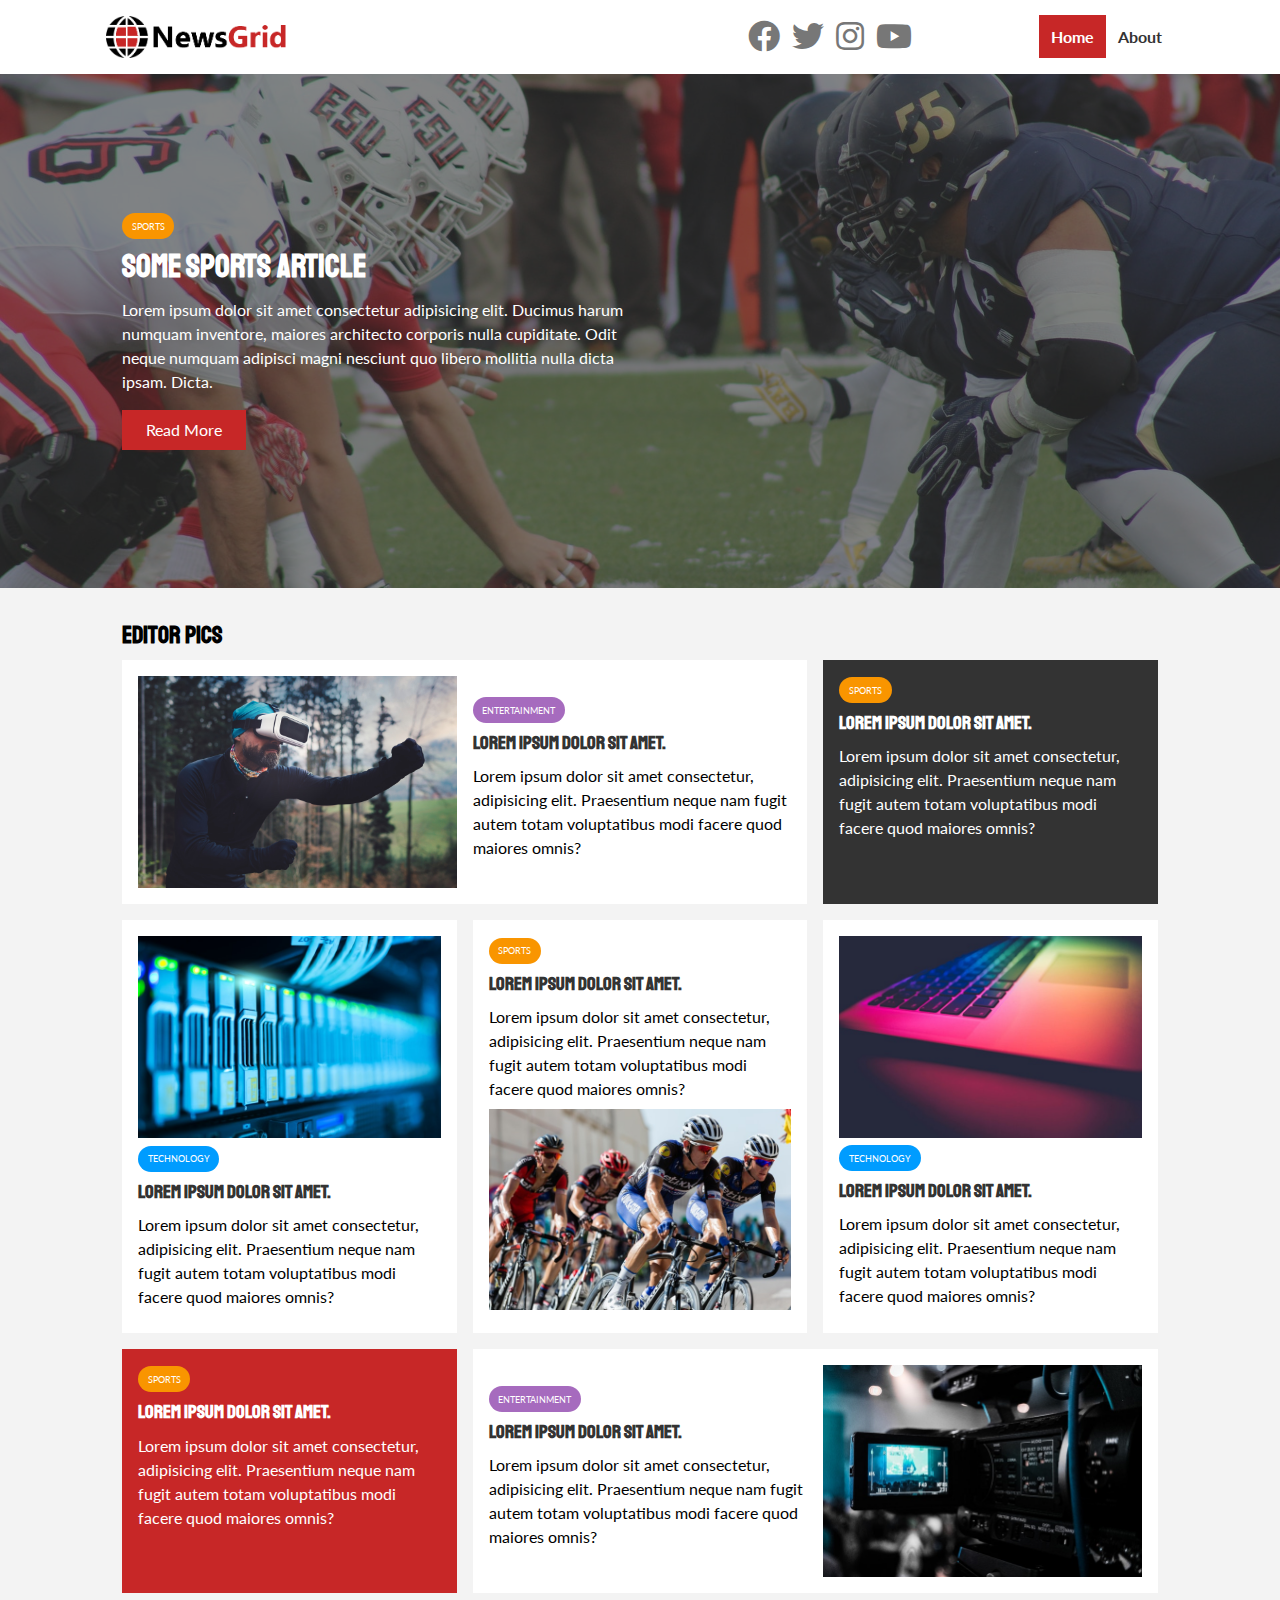
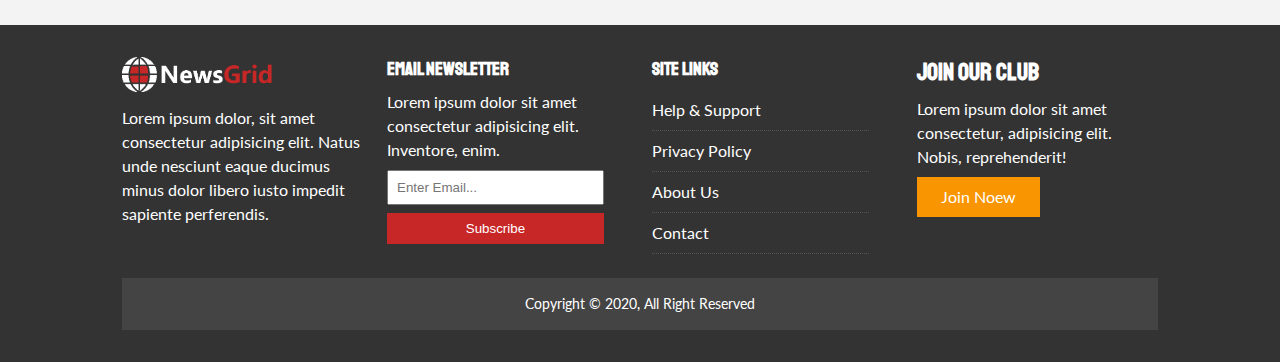
<file: index.html>
<!DOCTYPE html>
<html lang="en">
<head>
    <meta charset="UTF-8">
    <meta name="viewport" content="width=device-width, initial-scale=1.0">
    <link rel="shortcut icon" type="image/x-icon" href="favicon.ico">
    <link rel="stylesheet" href="https://cdnjs.cloudflare.com/ajax/libs/font-awesome/5.14.0/css/all.min.css">
    <link href="https://fonts.googleapis.com/css2?family=Lato&family=Staatliches&display=swap" rel="stylesheet">
    <link rel="stylesheet" href="./css/style.css">
    <link rel="stylesheet" media="screen and (max-width: 768px)" href="./css/mobile.css">
    <title>NewsGrid | Latest News</title>
</head>
<body>
    
    <nav id="main-nav">
        <div class="container">
            <img src="./image/logo.png" alt="News Grid" class="logo">
            <div class="social">
                <a href="http://facebook.com"><i class="fab fa-facebook fa-2x" target="_blank"></i></a>
                <a href="http://twitter.com"><i class="fab fa-twitter fa-2x" target="_blank"></i></a>
                <a href="http://instagram.com"><i class="fab fa-instagram fa-2x" target="_blank"></i></a>
                <a href="http://youtube.com"><i class="fab fa-youtube fa-2x" target="_blank"></i></a>
            </div>
            <ul>
                <li><a href="index.html" class="current">Home</a></li>
                <li><a href="about.html">About</a></li>
            </ul>
        </div>
    </nav>

    <!-- Showcase -->
    <header id="showcase">
        <div class="container">
            <div class="showcase-container">
                <div class="showcase-content">
                    <div class="category category-sports">Sports</div>
                    <h1>Some Sports Article</h1>
                    <p>Lorem ipsum dolor sit amet consectetur adipisicing elit. Ducimus harum numquam inventore, maiores architecto corporis nulla cupiditate. Odit neque numquam adipisci magni nesciunt quo libero mollitia nulla dicta ipsam. Dicta.</p>
                    <a href="article.html" class="btn btn-primary">Read More</a>
                </div>
            </div>
        </div>
    </header>

    <!-- Home Articles -->
    <section id="home-articles" class="py-2">
        <div class="container">
            <h2>Editor Pics</h2>
            <div class="articles-container">
                <article class="card">
                    <img src="./image/articles/ent1.jpg" alt="">
                    <div>
                        <div class="category category-ent">Entertainment</div>
                        <h3>
                            <a href="article.html">Lorem ipsum dolor sit amet.</a>
                        </h3>
                        <p>Lorem ipsum dolor sit amet consectetur, adipisicing elit. Praesentium neque nam fugit autem totam voluptatibus modi facere quod maiores omnis?</p>
                    </div>
                </article>
                <article class="card bg-dark">
                    <div class="category category-sports">Sports</div>
                    <h3>
                        <a href="article.html">Lorem ipsum dolor sit amet.</a>
                    </h3>
                    <p>Lorem ipsum dolor sit amet consectetur, adipisicing elit. Praesentium neque nam fugit autem totam voluptatibus modi facere quod maiores omnis?</p>
                </article>
                <article class="card">
                    <img src="./image/articles/tech1.jpg" alt="">
                    <div class="category category-tech">Technology</div>
                    <h3>
                        <a href="article.html">Lorem ipsum dolor sit amet.</a>
                    </h3>
                    <p>Lorem ipsum dolor sit amet consectetur, adipisicing elit. Praesentium neque nam fugit autem totam voluptatibus modi facere quod maiores omnis?</p>
                </article>
                <article class="card">
                    <div class="category category-sports">Sports</div>
                    <h3>
                        <a href="article.html">Lorem ipsum dolor sit amet.</a>
                    </h3>
                    <p>Lorem ipsum dolor sit amet consectetur, adipisicing elit. Praesentium neque nam fugit autem totam voluptatibus modi facere quod maiores omnis?</p>
                    <img src="./image/articles/sports1.jpg" alt="">
                </article>
                <article class="card">
                    <img src="./image/articles/tech2.jpg" alt="">
                    <div class="category category-tech">Technology</div>
                    <h3>
                        <a href="article.html">Lorem ipsum dolor sit amet.</a>
                    </h3>
                    <p>Lorem ipsum dolor sit amet consectetur, adipisicing elit. Praesentium neque nam fugit autem totam voluptatibus modi facere quod maiores omnis?</p>
                </article>
                <article class="card bg-primary">
                    <div class="category category-sports">Sports</div>
                    <h3>
                        <a href="article.html">Lorem ipsum dolor sit amet.</a>
                    </h3>
                    <p>Lorem ipsum dolor sit amet consectetur, adipisicing elit. Praesentium neque nam fugit autem totam voluptatibus modi facere quod maiores omnis?</p>
                </article>
                <article class="card ">
                    <div>
                        <div class="category category-ent">Entertainment</div>
                        <h3>
                            <a href="article.html">Lorem ipsum dolor sit amet.</a>
                        </h3>
                        <p>Lorem ipsum dolor sit amet consectetur, adipisicing elit. Praesentium neque nam fugit autem totam voluptatibus modi facere quod maiores omnis?</p>
                    </div>
                    <img src="./image/articles/ent2.jpg" alt="">
                </article>
            </div>
        </div>
        
    </section>

    <!-- Footer -->

    <footer id="main-footer" class="py-2">
        <div class="container footer-container">
            <div>
                <img src="./image/logo_light.png" alt="NewsGrid">
                <p>Lorem ipsum dolor, sit amet consectetur adipisicing elit. Natus unde nesciunt eaque ducimus minus dolor libero iusto impedit sapiente perferendis.</p>
            </div>
            <div>
                <h3>Email NewsLetter</h3>
                <p>Lorem ipsum dolor sit amet consectetur adipisicing elit. Inventore, enim.</p>
                <form name="contact" method="POST" data-netlify="true">
                    <input type="email" name="email" placeholder="Enter Email...">
                    <input type="submit" value="Subscribe" class="btn btn-primary">
                </form>
            </div>
            <div>
                <h3>Site Links</h3>
                <ul class="list">
                    <li><a href="#">Help & Support</a></li>
                    <li><a href="#">Privacy Policy</a></li>
                    <li><a href="#">About Us</a></li>
                    <li><a href="#">Contact</a></li>
                </ul>
            </div>
            <div>
                <h2>Join Our Club</h2>
                <p>Lorem ipsum dolor sit amet consectetur, adipisicing elit. Nobis, reprehenderit!</p>
                <a href="#" class="btn btn-secondary">Join Noew</a>
            </div>
            <div>
                <p>
                    Copyright &copy; 2020, All Right Reserved
                </p>
            </div>
        </div>
    </footer>

</body>
</html>
</file>
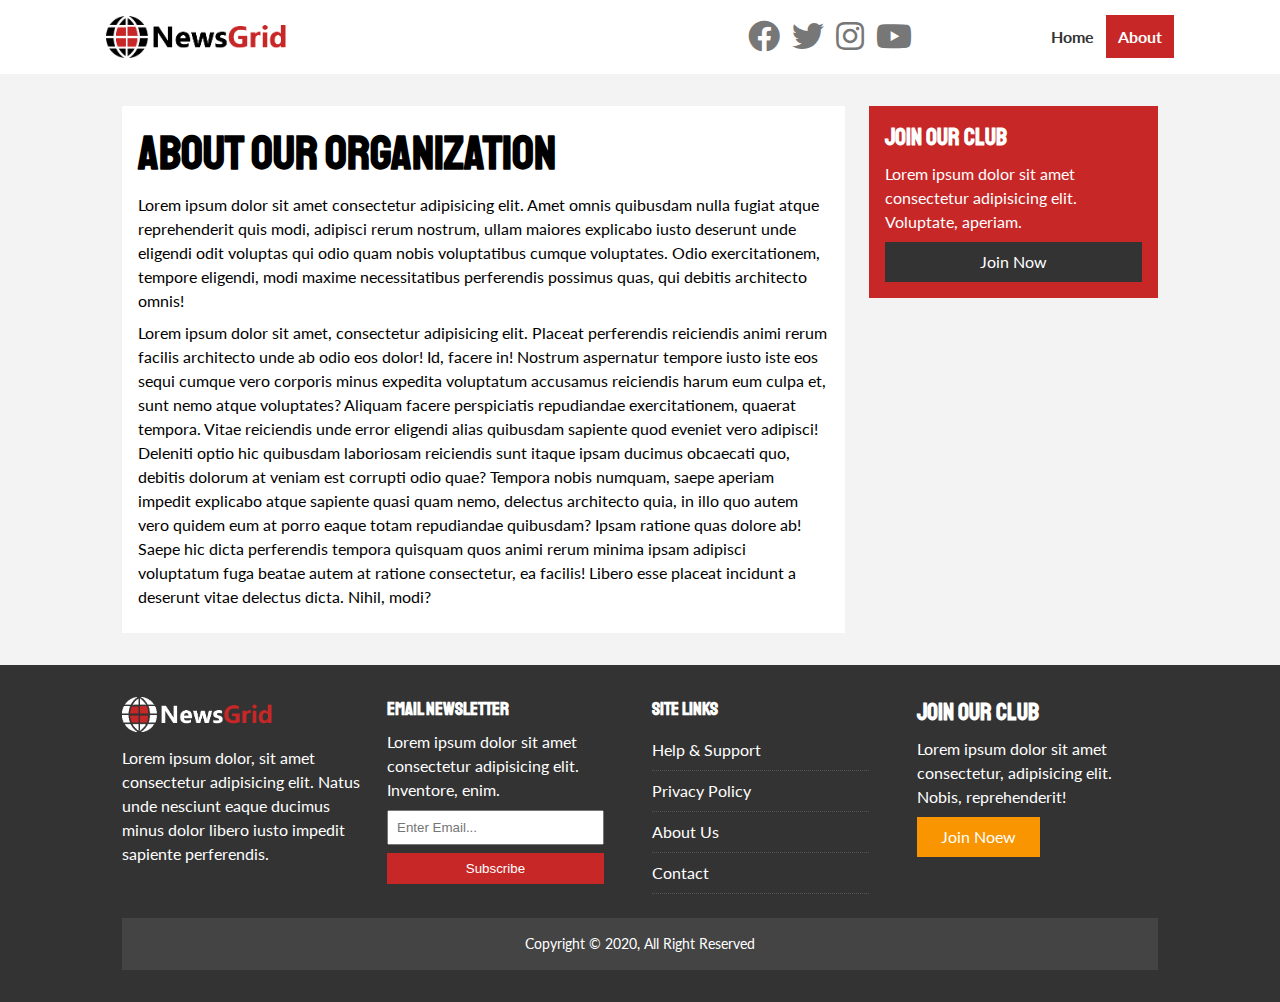
<file: about.html>
<!DOCTYPE html>
<html lang="en">
<head>
    <meta charset="UTF-8">
    <meta name="viewport" content="width=device-width, initial-scale=1.0">
    <link rel="shortcut icon" type="image/x-icon" href="favicon.ico">
    <link rel="stylesheet" href="https://cdnjs.cloudflare.com/ajax/libs/font-awesome/5.14.0/css/all.min.css">
    <link href="https://fonts.googleapis.com/css2?family=Lato&family=Staatliches&display=swap" rel="stylesheet">
    <link rel="stylesheet" href="./css/style.css">
    <link rel="stylesheet" media="screen and (max-width: 768px)" href="./css/mobile.css">
    <title>About</title>
</head>
<body>
    
    <nav id="main-nav">
        <div class="container">
            <img src="./image/logo.png" alt="News Grid" class="logo">
            <div class="social">
                <a href="http://facebook.com"><i class="fab fa-facebook fa-2x" target="_blank"></i></a>
                <a href="http://twitter.com"><i class="fab fa-twitter fa-2x" target="_blank"></i></a>
                <a href="http://instagram.com"><i class="fab fa-instagram fa-2x" target="_blank"></i></a>
                <a href="http://youtube.com"><i class="fab fa-youtube fa-2x" target="_blank"></i></a>
            </div>
            <ul>
                <li><a href="index.html">Home</a></li>
                <li><a href="about.html" class="current">About</a></li>
            </ul>
        </div>
    </nav>

    <!-- About Section -->

    <section id="about">
      <div class="container">
        <div class="page-container">
          <article class="card">
            <h1 class="l-heading">About Our Organization</h1>
            <p>Lorem ipsum dolor sit amet consectetur adipisicing elit. Amet omnis quibusdam nulla fugiat atque reprehenderit quis modi, adipisci rerum nostrum, ullam maiores explicabo iusto deserunt unde eligendi odit voluptas qui odio quam nobis voluptatibus cumque voluptates. Odio exercitationem, tempore eligendi, modi maxime necessitatibus perferendis possimus quas, qui debitis architecto omnis!</p>
            <p>Lorem ipsum dolor sit amet, consectetur adipisicing elit. Placeat perferendis reiciendis animi rerum facilis architecto unde ab odio eos dolor! Id, facere in! Nostrum aspernatur tempore iusto iste eos sequi cumque vero corporis minus expedita voluptatum accusamus reiciendis harum eum culpa et, sunt nemo atque voluptates? Aliquam facere perspiciatis repudiandae exercitationem, quaerat tempora. Vitae reiciendis unde error eligendi alias quibusdam sapiente quod eveniet vero adipisci! Deleniti optio hic quibusdam laboriosam reiciendis sunt itaque ipsam ducimus obcaecati quo, debitis dolorum at veniam est corrupti odio quae? Tempora nobis numquam, saepe aperiam impedit explicabo atque sapiente quasi quam nemo, delectus architecto quia, in illo quo autem vero quidem eum at porro eaque totam repudiandae quibusdam? Ipsam ratione quas dolore ab! Saepe hic dicta perferendis tempora quisquam quos animi rerum minima ipsam adipisci voluptatum fuga beatae autem at ratione consectetur, ea facilis! Libero esse placeat incidunt a deserunt vitae delectus dicta. Nihil, modi?</p>
          </article>
          <aside class="card bg-primary">
            <h2>Join Our Club</h2>
            <p>Lorem ipsum dolor sit amet consectetur adipisicing elit. Voluptate, aperiam.</p>
            <a href="#" class="btn btn-dark btn-block">Join Now</a>
          </aside>
        </div>
      </div>
    </section>

    

    <!-- Footer -->

    <footer id="main-footer" class="py-2">
        <div class="container footer-container">
            <div>
                <img src="./image/logo_light.png" alt="NewsGrid">
                <p>Lorem ipsum dolor, sit amet consectetur adipisicing elit. Natus unde nesciunt eaque ducimus minus dolor libero iusto impedit sapiente perferendis.</p>
            </div>
            <div>
                <h3>Email NewsLetter</h3>
                <p>Lorem ipsum dolor sit amet consectetur adipisicing elit. Inventore, enim.</p>
                <form name="contact" method="POST" data-netlify="true">
                    <input type="email" name="email" placeholder="Enter Email...">
                    <input type="submit" value="Subscribe" class="btn btn-primary">
                </form>
            </div>
            <div>
                <h3>Site Links</h3>
                <ul class="list">
                    <li><a href="#">Help & Support</a></li>
                    <li><a href="#">Privacy Policy</a></li>
                    <li><a href="#">About Us</a></li>
                    <li><a href="#">Contact</a></li>
                </ul>
            </div>
            <div>
                <h2>Join Our Club</h2>
                <p>Lorem ipsum dolor sit amet consectetur, adipisicing elit. Nobis, reprehenderit!</p>
                <a href="#" class="btn btn-secondary">Join Noew</a>
            </div>
            <div>
                <p>
                    Copyright &copy; 2020, All Right Reserved
                </p>
            </div>
        </div>
    </footer>

</body>
</html>
</file>
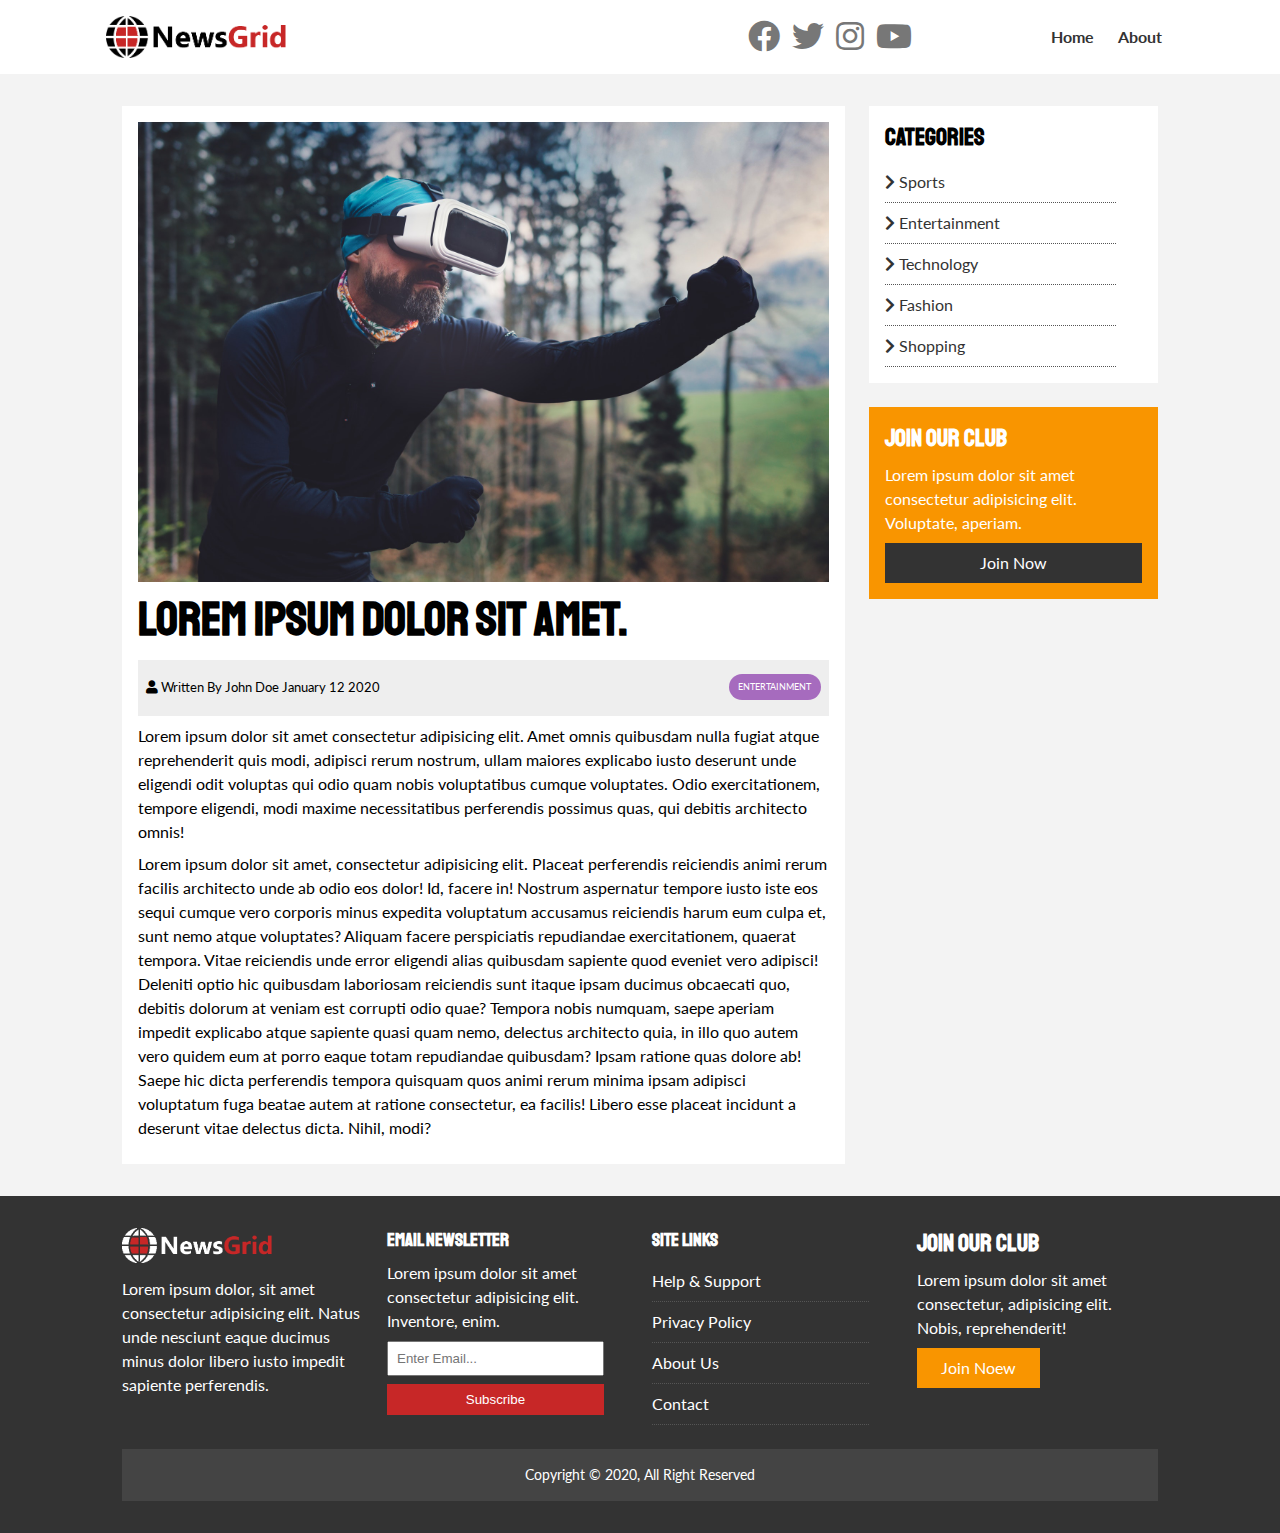
<file: article.html>
<!DOCTYPE html>
<html lang="en">
<head>
    <meta charset="UTF-8">
    <meta name="viewport" content="width=device-width, initial-scale=1.0">
    <link rel="shortcut icon" type="image/x-icon" href="favicon.ico">
    <link rel="stylesheet" href="https://cdnjs.cloudflare.com/ajax/libs/font-awesome/5.14.0/css/all.min.css">
    <link href="https://fonts.googleapis.com/css2?family=Lato&family=Staatliches&display=swap" rel="stylesheet">
    <link rel="stylesheet" href="./css/style.css">
    <link rel="stylesheet" media="screen and (max-width: 768px)" href="./css/mobile.css">
    <title>News Grid | Latest News</title>
</head>
<body>
    
    <nav id="main-nav">
        <div class="container">
            <img src="./image/logo.png" alt="News Grid" class="logo">
            <div class="social">
                <a href="http://facebook.com"><i class="fab fa-facebook fa-2x" target="_blank"></i></a>
                <a href="http://twitter.com"><i class="fab fa-twitter fa-2x" target="_blank"></i></a>
                <a href="http://instagram.com"><i class="fab fa-instagram fa-2x" target="_blank"></i></a>
                <a href="http://youtube.com"><i class="fab fa-youtube fa-2x" target="_blank"></i></a>
            </div>
            <ul>
                <li><a href="index.html">Home</a></li>
                <li><a href="about.html">About</a></li>
            </ul>
        </div>
    </nav>

    <!-- About Section -->

    <section id="article">
      <div class="container">
        <div class="page-container">
          <article class="card">
            <img src="./image/articles/ent1.jpg" alt="">
            <h1 class="l-heading">Lorem ipsum dolor sit amet.</h1>
            <div class="meta">
              <small>
                <i class="fas fa-user"></i> Written By John Doe January 12 2020
              </small>
              <div class="category category-ent">Entertainment</div>
            </div>
            <p>Lorem ipsum dolor sit amet consectetur adipisicing elit. Amet omnis quibusdam nulla fugiat atque reprehenderit quis modi, adipisci rerum nostrum, ullam maiores explicabo iusto deserunt unde eligendi odit voluptas qui odio quam nobis voluptatibus cumque voluptates. Odio exercitationem, tempore eligendi, modi maxime necessitatibus perferendis possimus quas, qui debitis architecto omnis!</p>
            <p>Lorem ipsum dolor sit amet, consectetur adipisicing elit. Placeat perferendis reiciendis animi rerum facilis architecto unde ab odio eos dolor! Id, facere in! Nostrum aspernatur tempore iusto iste eos sequi cumque vero corporis minus expedita voluptatum accusamus reiciendis harum eum culpa et, sunt nemo atque voluptates? Aliquam facere perspiciatis repudiandae exercitationem, quaerat tempora. Vitae reiciendis unde error eligendi alias quibusdam sapiente quod eveniet vero adipisci! Deleniti optio hic quibusdam laboriosam reiciendis sunt itaque ipsam ducimus obcaecati quo, debitis dolorum at veniam est corrupti odio quae? Tempora nobis numquam, saepe aperiam impedit explicabo atque sapiente quasi quam nemo, delectus architecto quia, in illo quo autem vero quidem eum at porro eaque totam repudiandae quibusdam? Ipsam ratione quas dolore ab! Saepe hic dicta perferendis tempora quisquam quos animi rerum minima ipsam adipisci voluptatum fuga beatae autem at ratione consectetur, ea facilis! Libero esse placeat incidunt a deserunt vitae delectus dicta. Nihil, modi?</p>
          </article>
          
          <aside id="categories" class="card">
            <h2>Categories</h2>
            <ul class="list">
              <li><a href="#"><i class="fas fa-chevron-right"></i> Sports</a></li>
              <li><a href="#"><i class="fas fa-chevron-right"></i> Entertainment</a></li>
              <li><a href="#"><i class="fas fa-chevron-right"></i> Technology</a></li>
              <li><a href="#"><i class="fas fa-chevron-right"></i> Fashion</a></li>
              <li><a href="#"><i class="fas fa-chevron-right"></i> Shopping</a></li>
            </ul>
          </aside>


          <aside class="card bg-secondary">
            <h2>Join Our Club</h2>
            <p>Lorem ipsum dolor sit amet consectetur adipisicing elit. Voluptate, aperiam.</p>
            <a href="#" class="btn btn-dark btn-block">Join Now</a>
          </aside>
        </div>
      </div>
    </section>

    

    <!-- Footer -->

    <footer id="main-footer" class="py-2">
        <div class="container footer-container">
            <div>
                <img src="./image/logo_light.png" alt="NewsGrid">
                <p>Lorem ipsum dolor, sit amet consectetur adipisicing elit. Natus unde nesciunt eaque ducimus minus dolor libero iusto impedit sapiente perferendis.</p>
            </div>
            <div>
                <h3>Email NewsLetter</h3>
                <p>Lorem ipsum dolor sit amet consectetur adipisicing elit. Inventore, enim.</p>
                <form name="contact" method="POST" data-netlify="true">
                  <input type="email" name="email" placeholder="Enter Email...">
                  <input type="submit" value="Subscribe" class="btn btn-primary">
              </form>
            </div>
            <div>
                <h3>Site Links</h3>
                <ul class="list">
                    <li><a href="#">Help & Support</a></li>
                    <li><a href="#">Privacy Policy</a></li>
                    <li><a href="#">About Us</a></li>
                    <li><a href="#">Contact</a></li>
                </ul>
            </div>
            <div>
                <h2>Join Our Club</h2>
                <p>Lorem ipsum dolor sit amet consectetur, adipisicing elit. Nobis, reprehenderit!</p>
                <a href="#" class="btn btn-secondary">Join Noew</a>
            </div>
            <div>
                <p>
                    Copyright &copy; 2020, All Right Reserved
                </p>
            </div>
        </div>
    </footer>

</body>
</html>
</file>
<file: css/style.css>
:root {
  --primary-color: #c72727;
  --secondary-color: #f99500;
  --light-color: #f3f3f3;
  --dark-color: #333;
  --max-width: 1100px;
}

.category {
  --sports-color: #f99500;
  --ent-color: #a66bbe;
  --tech-color: #009cff;
}

* {
  margin: 0;
  padding: 0;
  box-sizing: border-box;
}

body {
  font-family: 'Lato', sans-serif;
  line-height: 1.5;
  background: var(--light-color);
}

a {
  color: #333;
  text-decoration: none;
}

ul {
  list-style: none;
}

p {
  margin: 0.5rem 0;
}

img {
  width: 100%;
}

h1, h2, h3, h4, h5, h6 {
  font-family: 'Staatliches', cursive;
  margin-bottom: .55rem;
  line-height: 1.3;
}

/* Utilities */
.container {
  max-width: var(--max-width);
  margin: auto;
  padding: 0 2rem;
  overflow: hidden;
}

.category {
  display: inline-block;
  color: #fff;
  font-size: 0.55rem;
  text-transform: uppercase;
  padding: 0.4rem 0.6rem;
  border-radius: 15px;
  margin-bottom: 0.5rem;
}

.category-sports { background: var(--sports-color);}
.category-ent { background: var(--ent-color);}
.category-tech { background: var(--tech-color);}

.btn {
  display: inline-block;
  border: none;
  background: var(--dark-color);
  color: #fff;
  padding: 0.5rem 1.5rem;
}

.btn-light { background: var(--light-color);}
.btn-primary { background: var(--primary-color);}
.btn-secondary { background: var(--secondary-color);}

.btn-block {
  display: block;
  width: 100%;
  text-align: center;
}

.btn:hover {
  opacity: 0.9;
}

.card {
  background: #fff;
  padding: 1rem;
}

.bg-dark {
  background: var(--dark-color);
  color: #fff;
}

.bg-primary {
  background: var(--primary-color);
  color: #fff;
}

.bg-secondary {
  background: var(--secondary-color);
  color: #fff;
}

.bg-dark h1, 
.bg-dark h2, 
.bg-dark h3,
.bg-dark a,
.bg-primary h1, 
.bg-primary h2, 
.bg-primary h3,
.bg-primary a, 
.bg-secondary h1, 
.bg-secondary h2, 
.bg-secondary h3,
.bg-secondary a {
  color: #fff;
}

.py-1 { padding: 1.5rem 0;}
.py-2 { padding: 2rem 0;}
.py-3 { padding: 3rem 0;}
.p-1 { padding: 1.5rem;}
.p-2 { padding: 2rem;}
.p-3 { padding: 3rem;}

.l-heading {
  font-size: 3rem;
}
.list li {
  padding: 0.5rem 0;
  border-bottom: #555 dotted 1px;
  width: 90%;
}

.list li a:hover {
  color: var(--primary-color)!important;
}

/* Inner page grid container */
.page-container {
  display: grid;
  grid-template-columns: 5fr 2fr;
  margin: 2rem 0;
  grid-gap: 1.5rem;
}
.page-container > *:first-child {
  grid-row: 1 / span 3;
}

/* Navigation */
#main-nav {
  background: #fff;
  position: sticky;
  top: 0;
  z-index: 2;
}

#main-nav .container {
  display: grid;
  grid-template-columns: 6fr 3fr 2fr;
  padding: 1rem;
  align-items: center;
}

#main-nav .logo {
  width: 180px;
}

#main-nav ul{
  justify-self: end;
  display: flex;
}

#main-nav ul li a {
  padding: 0.75rem;
  font-weight: bold;
}

#main-nav ul li a.current {
  background: var(--primary-color);
  color: #fff;
}

#main-nav ul li a:hover {
  background: var(--light-color);
  color: var(--dark-color);
}

#main-nav .social {
  justify-self: center;
}

#main-nav .social i {
  color: #777;
  margin-right: .5rem;
}

/* Showcase */

#showcase {
  color: #fff;
  background: #333;
  padding: 2rem;
  position: relative;
}

#showcase:before {
  content: '';
  background: url('../image/featured.jpg') no-repeat center center/cover;
  position: absolute;
  top: 0;
  left: 0;
  width: 100%;
  height: 100%;
  opacity: 0.4;
}

#showcase .showcase-container {
  display: grid;
  grid-template-columns: repeat(2, 1fr);
  justify-content: center;
  align-items: center;
  height: 50vh;
}

#showcase .showcase-content {
  z-index: 1;
}
#showcase .showcase-content p {
  margin-bottom: 1rem;
}

/* Home Articles */

#home-articles .articles-container {
  display: grid;
  grid-template-columns: repeat(3, 1fr);
  grid-gap: 1rem;
}

#home-articles .articles-container > *:first-child,
#home-articles .articles-container > *:last-child {
  display: grid;
  grid-template-columns: repeat(2, 1fr);
  grid-gap: 1rem;
  align-items: center;
  grid-column: 1 / span 2;
}

#home-articles .articles-container > *:last-child {
  grid-column: 2 / span 2;

}

/* Article section */

#article .meta {
  display: flex;
  justify-content: space-between;
  align-items: center;
  background: #eee;
  padding: 0.5rem;
}

#article .meta .category {
  margin-top: 0.4rem;
}


/* Footer */
#main-footer {
  background: var(--dark-color);
  color: #fff
}

#main-footer img {
  width: 150px;
}

#main-footer a {
  color: #fff;
}

#main-footer .footer-container {
  display: grid;
  grid-template-columns: repeat(4, 1fr);
  grid-gap: 1.5rem;
}

#main-footer .footer-container > *:last-child {
  background: #444;
  grid-column: 1 / span 4;
  padding: .5rem;
  text-align: center;
  font-size: 0.85rem;
}

#main-footer .footer-container input[type='email'] {
  width: 90%;
  padding: 0.5rem;
  margin-bottom: .5rem;
}

#main-footer .footer-container input[type='submit'] {
  width: 90%;
}
</file>
<file: css/mobile.css>
/* Navigation */
#main-nav .social {
  display: none;
}

#main-nav .container {
  grid-template-columns: 1fr;
  grid-gap: 1.2rem;
}

#main-nav ul,
#main-nav .logo {
  justify-self: center;
}

#main-nav ul li a {
  padding: 0.50rem;
}

#home-articles .articles-container {
  grid-template-columns: repeat(2, 1fr);
}

#home-articles .articles-container > *:first-child,
#home-articles .articles-container > *:last-child {
  grid-template-columns: 1fr;
  grid-column: 1;
}

@media (max-width: 600px) {
  /* Stack Grid Items */
  #showcase .showcase-container,
  #home-articles .articles-container,
  #main-footer .footer-container {
    display: grid;
    grid-template-columns:1fr;
  }

  #main-footer .footer-container > *:last-child {
    grid-column: 1;
  }

  #main-footer .footer-container > *:first-child,
  #main-footer .footer-container > *:nth-child(2) {
    border-bottom:#444 dotted 3px;
    padding-bottom: 1rem;
  }

  .page-container {
    grid-template-columns: 1fr;
    text-align: center;
  }
  .page-container > *:first-child {
    grid-row: 1;
  }
  .l-heading {
    font-size: 2rem;
  }
}
</file>
